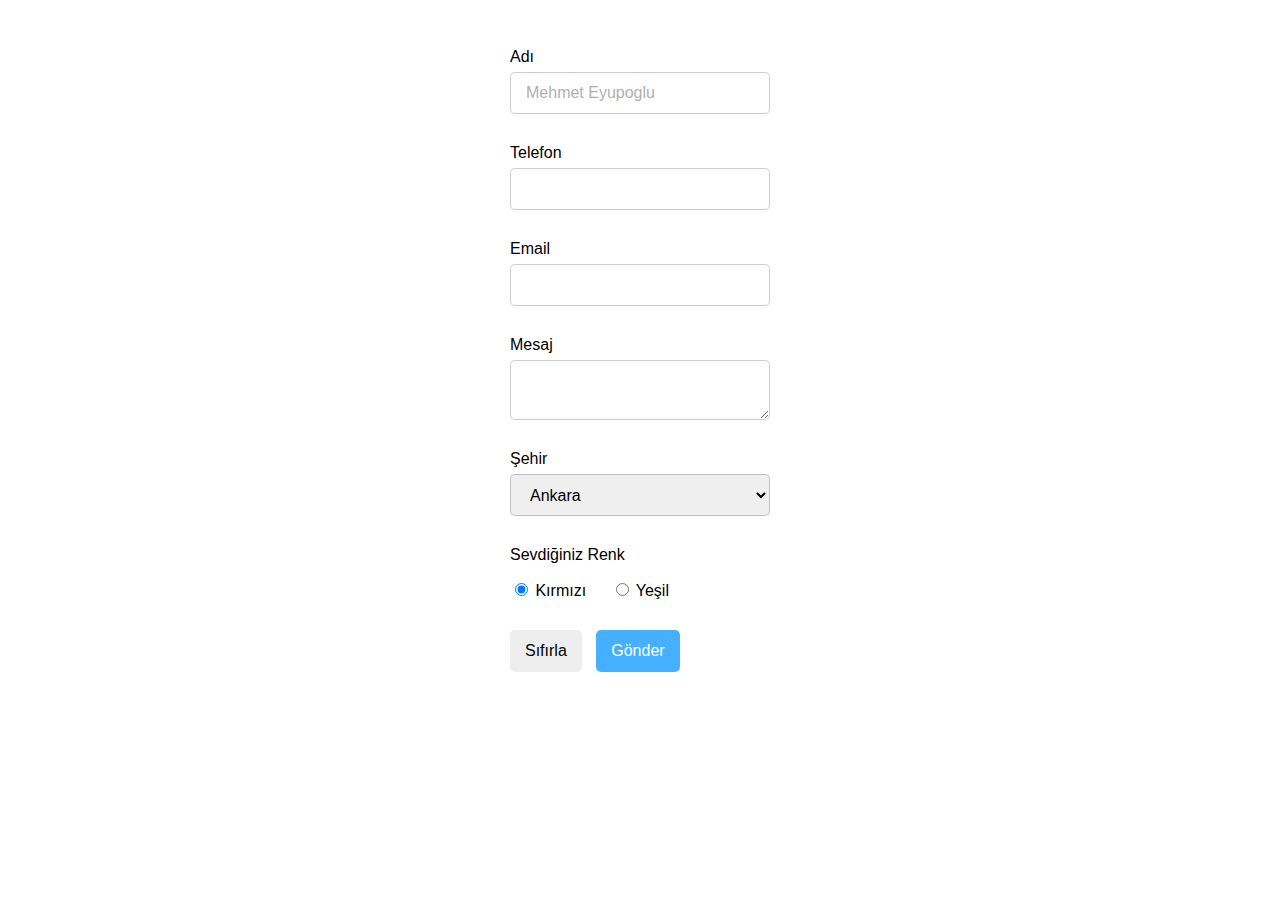
<file: Form/index.html>
<html>
    <head>
        <title>
            Form Elemanları
        </title>
        <link rel="stylesheet" href="main.css">
    </head>
    <body>
        <form action="https://httpbin.org/post" method="POST">
            <div class="form-row">
                <label for="adi">Adı</label>
                <input name="adi" type="text" id="adi" required placeholder="Mehmet Eyupoglu">
            </div>
            <div class="form-row">
                <label for="telefon">Telefon</label>
                <input name="telefon" type="tel" id="telefon" required>
            </div>
            <div class="form-row">
                <label for="email">Email</label>
                <input name="email" type="text" id="email" required>
            </div>
            <div class="form-row">
                <label for="mesaj">Mesaj</label>
                <textarea name="mesaj" id="mesaj" cols="30" rows="10"></textarea>
            </div>
            <div class="form-row">
                <label for="sehir">Şehir</label>
                <select name="sehir" id="sehir">
                    <option value="34">İstanbul</option>
                    <option value="06" selected>Ankara</option>
                </select>
            </div>
            <div class="form-row">
                <p>Sevdiğiniz Renk</p>
                <div class="radio-container">
                    <label><input type="radio" name="renk" value="kirmizi" checked> Kırmızı</label>
                    <label><input type="radio" name="renk" value="yesil"> Yeşil</label>
                </div>
            </div>
            <div class="form-row">
                <button type="reset">
                    Sıfırla
                </button>
                <button type="submit">
                    Gönder
                </button>
            </div>
            
        </form>
    </body>
</html>
</file>
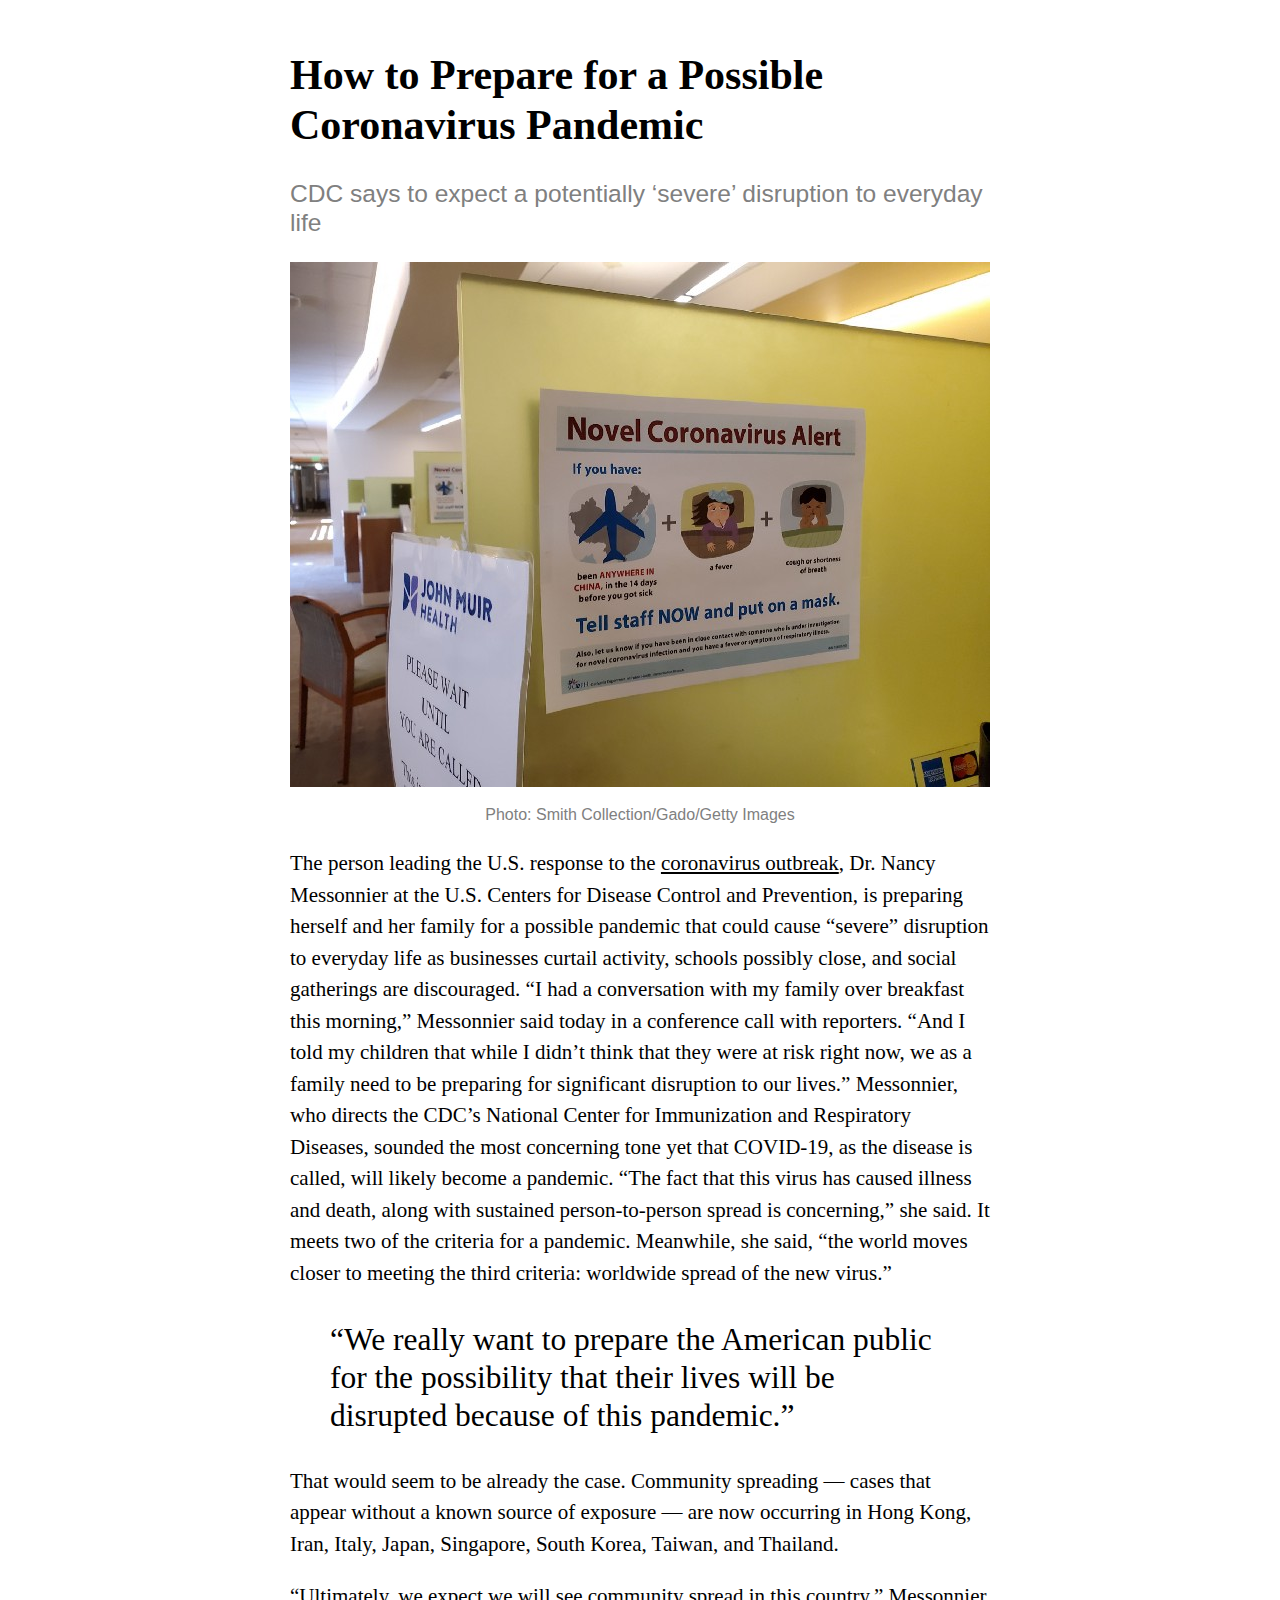
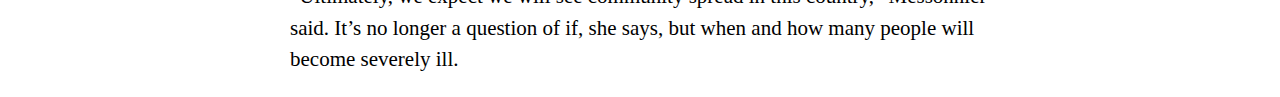
<file: Blog/site.html>
<html>
    <head>
        <title>How to Prepare for a Possible Coronavirus Pandemic</title>
        <link rel="stylesheet" href="site.css">
    </head>
    <body>
       <article>
            <h1>How to Prepare for a Possible Coronavirus Pandemic</h1>
            <h3 class="gray ff-sans">CDC says to expect a potentially ‘severe’ disruption to everyday life</h3>
            <figure>
                <img src="photo.jpeg" alt="photos hung on the wall">
                <figcaption class="gray ff-sans">Photo: Smith Collection/Gado/Getty Images</figcaption>
            </figure>
            <p>
                The person leading the U.S. response to the <a href="" >coronavirus outbreak</a>, Dr. Nancy Messonnier at the U.S. Centers for
                Disease
                Control and Prevention, is preparing herself and her family for a possible pandemic that could cause “severe”
                disruption
                to everyday life as businesses curtail activity, schools possibly close, and social gatherings are discouraged.
                “I had a conversation with my family over breakfast this morning,” Messonnier said today in a conference call with
                reporters. “And I told my children that while I didn’t think that they were at risk right now, we as a family need
                to be
                preparing for significant disruption to our lives.”
                Messonnier, who directs the CDC’s National Center for Immunization and Respiratory Diseases, sounded the most
                concerning
                tone yet that COVID-19, as the disease is called, will likely become a pandemic. “The fact that this virus has
                caused
                illness and death, along with sustained person-to-person spread is concerning,” she said. It meets two of the
                criteria
                for a pandemic. Meanwhile, she said, “the world moves closer to meeting the third criteria: worldwide spread of the
                new
                virus.”
            </p>
            <blockquote>
                “We really want to prepare the American public for the possibility that their lives will be disrupted because of
                this
                pandemic.”
            </blockquote>
            <p>
                That would seem to be already the case. Community spreading — cases that appear without a known source of exposure —
                are
                now occurring in Hong Kong, Iran, Italy, Japan, Singapore, South Korea, Taiwan, and Thailand.
            </p>
            <p>
                “Ultimately, we expect we will see community spread in this country,” Messonnier said. It’s no longer a question of
                if,
                she says, but when and how many people will become severely ill.
            </p>
       </article>
        
    </body>
    
</html>
</file>
<file: Form/main.css>
body {
  font-family: Arial, Helvetica, sans-serif;
}

:focus {
  outline: 0;
}

form {
  width: 260px;
  margin-left: auto;
  margin-right: auto;
  padding: 40px;
}

.form-row {
  margin-bottom: 30px;
}

.form-row > label {
  display: block;
  margin-bottom: 6px;
}

input[type="text"],
input[type="tel"],
input[type="email"],
select,
button,
textarea {
  width: 100%;
  border-radius: 5px;
  height: 42px;
  border: 1px solid rgba(0, 0, 0, 0.2);
  padding: 0 15px;
  font-size: inherit;
  font-family: inherit;
}

input[type="text"]::placeholder,
input[type="tel"]::placeholder,
input[type="email"]::placeholder,
textarea::placeholder {
  color: rgb(175, 175, 175);
}

input[type="text"]:focus,
input[type="tel"]:focus,
input[type="email"]:focus,
textarea:focus {
  border-color: rgb(68, 176, 255);
}

textarea {
  height: 60px;
  padding-top: 10px;
  padding-bottom: 10px;
  min-height: 42px;
  max-height: 200px;
  resize: vertical;
}

.radio-container label {
  display: inline-block;
}

.radio-container label + label {
  margin-left: 20px;
}

button {
  display: inline-block;
  width: auto;
  border: 0;
  background-color: #eee;
}

button[type="submit"] {
  background-color: rgb(68, 176, 255);
  color: white;
  margin-left: 10px;
}
</file>
<file: Blog/site.css>
img {
  width: 100%;
}

a {
  color: black;
}

html {
  font-size: 21px;
  line-height: 1.5;
}

article {
  max-width: 700px;
  margin-left: auto;
  margin-right: auto;
  margin-top: 50px;
}

figure {
  margin-right: 0;
  margin-left: 0;
  text-align: center;
}

figcaption {
  font-size: 16px;
  margin-top: 16px;
}

h3 {
  font-weight: normal;
}

.gray {
  color: gray;
}

.ff-sans {
  font-family: sans-serif;
}

blockquote {
  font-size: 1.5em;
}

h1,
h2,
h3,
blockquote {
  line-height: 1.2;
}
</file>
